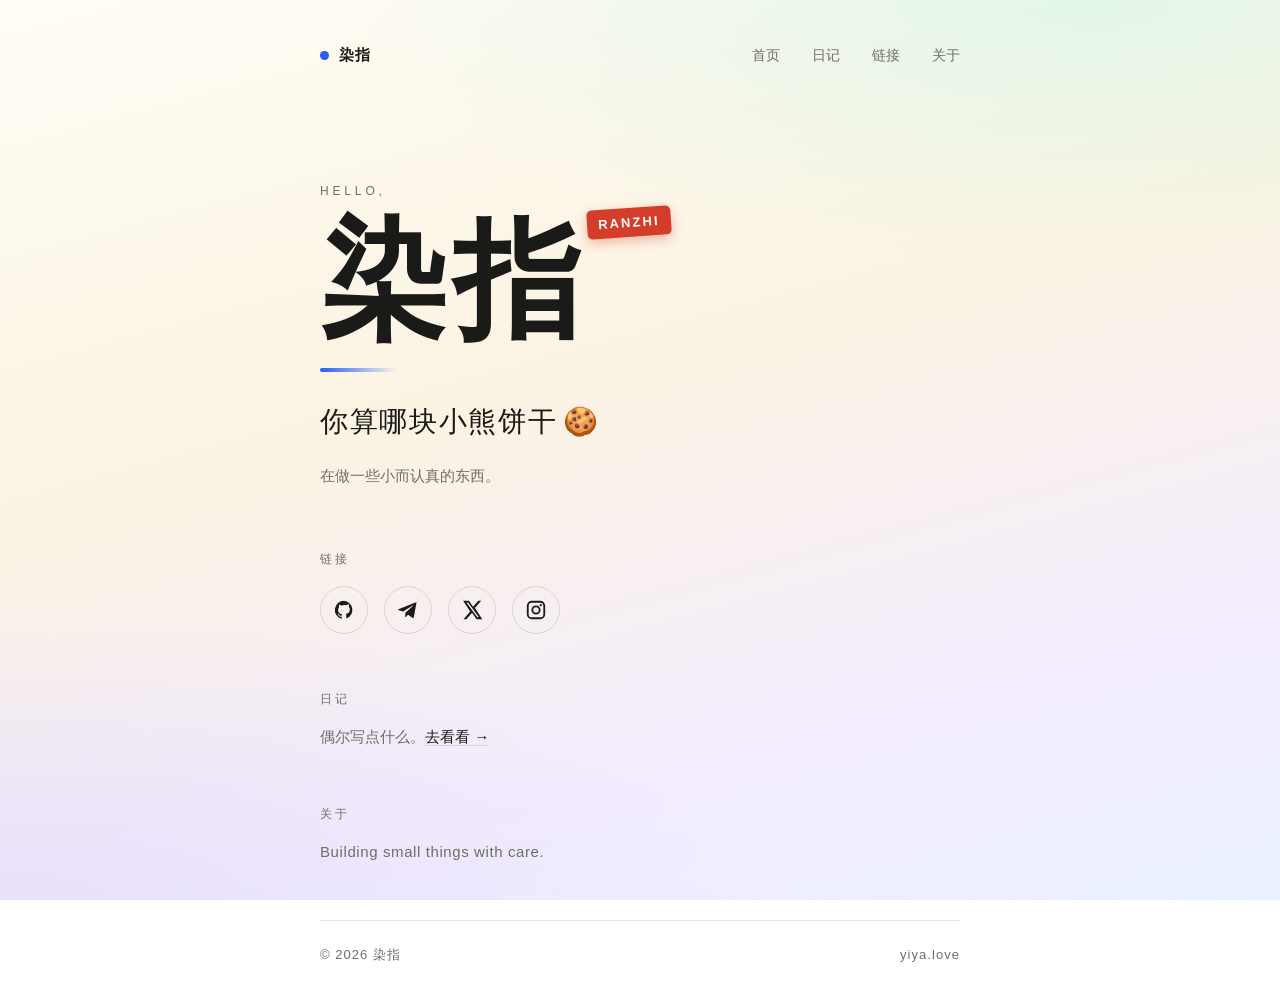
<file: index.html>
<!doctype html>
<html lang="zh-CN">
  <head>
    <meta charset="utf-8" />
    <meta name="viewport" content="width=device-width, initial-scale=1" />
    <meta name="description" content="染指的个人主页。" />
    <meta name="theme-color" content="#faf9f6" media="(prefers-color-scheme: light)" />
    <meta name="theme-color" content="#121210" media="(prefers-color-scheme: dark)" />
    <title>染指</title>
    <link rel="apple-touch-icon" sizes="180x180" href="/apple-touch-icon.png" />
    <link rel="icon" type="image/png" sizes="32x32" href="/favicon-32x32.png" />
    <link rel="icon" type="image/png" sizes="16x16" href="/favicon-16x16.png" />
    <link rel="manifest" href="/site.webmanifest" />
    <style>
/* 内联样式：与 assets/css/home.css 保持一致，避免 HTML 和 CSS 部署不同步导致排版错乱。 */
/* 染指 — 简约版
   原则：少即是多。一个强调色、大量留白、移动优先。
   亮色 / 深色都用同一套变量，只换底色和墨色。 */

:root {
  color-scheme: light dark;

  --paper: #faf9f6;
  --ink: #1a1a18;
  --muted: #6f6e68;
  --line: rgba(26, 26, 24, 0.12);
  --accent: #295cf4;
  --hover: rgba(41, 92, 244, 0.06);

  --serif: "Songti SC", "STKaiti", "KaiTi", "Noto Serif SC", serif;
  --sans: -apple-system, BlinkMacSystemFont, "PingFang SC",
    "Hiragino Sans GB", "Microsoft YaHei", sans-serif;

  --page-width: 680px;
  --space: clamp(20px, 5vw, 40px);
}

@media (prefers-color-scheme: dark) {
  :root {
    --paper: #121210;
    --ink: #f2f1ec;
    --muted: #9a9990;
    --line: rgba(242, 241, 236, 0.14);
    --accent: #7da2ff;
    --hover: rgba(125, 162, 255, 0.1);
  }
}

* { box-sizing: border-box; }

html {
  scroll-behavior: smooth;
  -webkit-text-size-adjust: 100%;
}

body {
  margin: 0;
  color: var(--ink);
  /* 网站背景：浅色渐变，暖白 → 米黄 → 淡紫蓝，整页都能看到；
     照片本身不动，只改网站背景。 */
  background:
    radial-gradient(90% 45% at 85% 0%, rgba(201, 245, 229, 0.5), transparent 65%),
    radial-gradient(90% 50% at 0% 100%, rgba(217, 209, 255, 0.45), transparent 65%),
    linear-gradient(165deg, #fffdf6 0%, #fbf3e2 42%, #f3ecff 78%, #e9f1ff 100%);
  background-attachment: fixed;
  font-family: var(--sans);
  font-size: 16px;
  line-height: 1.6;
  -webkit-font-smoothing: antialiased;
}

/* 深色模式的背景必须写在浅色 body 之后，否则会被浅色渐变盖掉，
   导致深色下文字是浅色的、背景却是浅色的，像蒙了一层。
   深色也配有背景：和浅色同一路渐变，只是换成夜色版——深蓝紫。 */
@media (prefers-color-scheme: dark) {
  body {
    background:
      radial-gradient(90% 45% at 85% 0%, rgba(64, 120, 200, 0.28), transparent 65%),
      radial-gradient(90% 50% at 0% 100%, rgba(124, 92, 255, 0.22), transparent 65%),
      linear-gradient(165deg, #1c1c30 0%, #201d33 42%, #171a28 78%, #101623 100%);
    background-attachment: fixed;
  }
}

a { color: inherit; text-decoration: none; }

a:focus-visible,
.skip-link:focus-visible {
  outline: 2px solid var(--accent);
  outline-offset: 3px;
  border-radius: 4px;
}

.skip-link {
  position: absolute;
  width: 1px;
  height: 1px;
  padding: 0;
  margin: -1px;
  overflow: hidden;
  clip: rect(0, 0, 0, 0);
  white-space: nowrap;
  border: 0;
  background: var(--ink);
  color: var(--paper);
  font-size: 14px;
  z-index: 10;
}

.skip-link:focus {
  width: auto;
  height: auto;
  padding: 8px 14px;
  margin: 0;
  overflow: visible;
  clip: auto;
  white-space: normal;
  border-radius: 8px;
  left: 16px;
  top: 12px;
}

/* ---- 布局：单列，居中，留白就是设计 ---- */

.page {
  width: 100%;
  max-width: 720px;
  min-height: 100dvh;
  margin-inline: auto;
  padding-inline: clamp(20px, 5vw, 40px);
  display: flex;
  flex-direction: column;
}

.site-header {
  display: flex;
  align-items: center;
  justify-content: space-between;
  gap: 16px;
  padding-block: clamp(24px, 5vh, 40px);
}

.brand {
  display: inline-flex;
  align-items: center;
  gap: 10px;
  font-size: 15px;
  font-weight: 600;
  letter-spacing: 0.08em;
}

.brand-dot {
  width: 9px;
  height: 9px;
  border-radius: 50%;
  background: var(--accent);
}

.site-header nav {
  display: flex;
  gap: clamp(18px, 4vw, 32px);
  font-size: 14px;
  color: var(--muted);
}

.site-header nav a { padding-block: 4px; }
.site-header nav a:hover { color: var(--ink); }

main { flex: 1; }

/* ---- 主视觉 ---- */

.hero {
  padding-block: clamp(40px, 8vh, 72px) clamp(36px, 6vh, 56px);
}

.eyebrow {
  margin: 0 0 16px;
  color: var(--muted);
  font-size: 12px;
  letter-spacing: 0.32em;
  text-transform: uppercase;
}

#site-title {
  position: relative;
  display: inline-block;
  margin: 0;
  font-family: var(--serif);
  font-size: clamp(72px, 20vw, 128px);
  font-weight: 700;
  line-height: 1;
  letter-spacing: 0.04em;
  color: var(--ink);
}

/* 笔触下划线：从蓝到透明，像一笔划过 */
#site-title::after {
  content: "";
  display: block;
  width: 76px;
  height: 4px;
  margin-top: 22px;
  border-radius: 999px;
  background: linear-gradient(90deg, var(--accent), rgba(41, 92, 244, 0));
}

/* 红色印章：英文 ranzhi，改成长方形小印，落在标题右上角 */
.seal {
  position: absolute;
  top: -10px;
  right: -84px;
  width: auto;
  height: auto;
  display: inline-block;
  padding: 8px 11px;
  background: #d43d2a;
  color: #fff;
  font-family: var(--sans);
  font-size: 13px;
  font-weight: 700;
  letter-spacing: 0.16em;
  line-height: 1;
  text-transform: uppercase;
  white-space: nowrap;
  border-radius: 5px;
  transform: rotate(-4deg);
  box-shadow: 0 4px 12px rgba(212, 61, 42, 0.35);
}

.tagline {
  margin: 28px 0 0;
  font-family: var(--serif);
  font-size: clamp(20px, 5vw, 28px);
  letter-spacing: 0.06em;
}

.tagline span {
  display: inline-block;
  margin-left: 0.2em;
}

.intro {
  margin: 20px 0 0;
  color: var(--muted);
  font-size: 15px;
}

/* ---- 链接：干净的列表行，手机上也好点 ---- */

.links { padding-block: 8px 48px; }

.section-title {
  margin: 0 0 16px;
  color: var(--muted);
  font-size: 12px;
  font-weight: 500;
  letter-spacing: 0.24em;
  text-transform: uppercase;
}

.link-list {
  display: flex;
  flex-wrap: wrap;
  gap: 16px;
  margin: 0;
  padding: 0;
  list-style: none;
}

.link-list a {
  display: grid;
  place-items: center;
  width: 48px;
  height: 48px;
  border: 1px solid var(--line);
  border-radius: 50%;
  transition: color 0.2s ease, border-color 0.2s ease,
    background-color 0.2s ease, transform 0.2s ease;
}

.link-list a:hover {
  color: var(--accent);
  border-color: var(--accent);
  background: var(--hover);
  transform: translateY(-2px);
}

.link-list svg {
  width: 22px;
  height: 22px;
  fill: currentColor;
}


/* ---- 日记 ---- */

/* 日记页专属背景：信纸条纹。主页还是浅色渐变，只有日记页用这个。 */
body.diary-page {
  background-color: #fdfcf6;
  background-image: repeating-linear-gradient(
    180deg,
    transparent 0,
    transparent 31px,
    rgba(96, 120, 180, 0.16) 31px,
    rgba(96, 120, 180, 0.16) 32px
  );
  background-attachment: scroll;
}

@media (prefers-color-scheme: dark) {
  body.diary-page {
    background-color: #141412;
    background-image: repeating-linear-gradient(
      180deg,
      transparent 0,
      transparent 31px,
      rgba(242, 241, 236, 0.09) 31px,
      rgba(242, 241, 236, 0.09) 32px
    );
  }
}

.diary-teaser { padding-block: 8px 48px; }

.diary-teaser p {
  margin: 0;
  color: var(--muted);
  font-size: 15px;
}

.diary-teaser a {
  color: var(--ink);
  border-bottom: 1px solid var(--line);
}

.diary-teaser a:hover { color: var(--accent); border-bottom-color: var(--accent); }

.diary-hero { padding-block: clamp(40px, 8vh, 72px) clamp(24px, 4vh, 40px); }

.diary-hero h1 {
  margin: 0;
  font-family: var(--serif);
  font-size: clamp(48px, 12vw, 80px);
  font-weight: 400;
  line-height: 1.1;
}

.diary-hero p {
  margin: 20px 0 0;
  color: var(--muted);
  font-size: 15px;
}

.diary-list {
  padding-block: 8px 48px;
  /* 信纸的左边红线 */
  border-left: 1px solid rgba(214, 90, 90, 0.45);
  padding-left: 20px;
}

.diary-empty {
  margin: 0;
  padding: 32px 0;
  border-top: 1px solid var(--line);
  border-bottom: 1px solid var(--line);
  color: var(--muted);
  font-size: 15px;
}

.diary-entry {
  padding-block: 28px;
  border-top: 1px solid var(--line);
}

.diary-entry:last-of-type { border-bottom: 1px solid var(--line); }

.diary-date {
  display: block;
  margin-bottom: 12px;
  color: var(--muted);
  font-size: 13px;
  letter-spacing: 0.08em;
}

.diary-entry p { margin: 0 0 12px; font-size: 16px; line-height: 1.9; }
.diary-entry p:last-child { margin-bottom: 0; }

.diary-entry figure { margin: 16px 0 0; }

.diary-entry img {
  display: block;
  width: 100%;
  height: auto;
  border-radius: 16px;
  border: 1px solid var(--line);
}

.diary-note { padding-block: 8px 56px; }
.diary-note p { margin: 0; color: var(--muted); font-size: 15px; }

/* ---- 关于 / 页脚 ---- */

.about { padding-block: 8px 56px; }

.about p {
  margin: 0;
  color: var(--muted);
  font-size: 15px;
  letter-spacing: 0.04em;
}

.site-footer {
  display: flex;
  align-items: baseline;
  justify-content: space-between;
  gap: 16px;
  flex-wrap: wrap;
  padding-block: 24px 32px;
  border-top: 1px solid var(--line);
  color: var(--muted);
  font-size: 13px;
  letter-spacing: 0.08em;
}

.site-footer p { margin: 0; }

/* ---- 入场：只有一次轻微淡入，尊重减动效 ---- */

@keyframes fade-up {
  from { opacity: 0; transform: translateY(8px); }
  to { opacity: 1; transform: translateY(0); }
}

.hero,
.links,
.about,
.diary-teaser,
.diary-hero,
.diary-list,
.diary-note {
  animation: fade-up 0.6s ease both;
}

.links { animation-delay: 0.08s; }
.about { animation-delay: 0.16s; }

/* ---- 小屏微调 ---- */

@media (max-width: 480px) {
  .site-header nav { gap: 18px; font-size: 13px; }
  .link-list { gap: 12px; }
  .link-list a { width: 44px; height: 44px; }
  .seal { top: -6px; right: -68px; padding: 6px 8px; font-size: 11px; letter-spacing: 0.12em; border-radius: 4px; }
  .site-footer { font-size: 12px; }
}

@media (prefers-reduced-motion: reduce) {
  html { scroll-behavior: auto; }
  *,
  *::before,
  *::after {
    animation-duration: 0.01ms !important;
    animation-iteration-count: 1 !important;
    transition-duration: 0.01ms !important;
  }
}

</style>
  </head>
  <body>
    <a class="skip-link" href="#links">跳到链接</a>

    <div class="page">
      <header class="site-header">
        <a class="brand" href="#top" aria-label="回到顶部">
          <span class="brand-dot" aria-hidden="true"></span>
          <span>染指</span>
        </a>
        <nav aria-label="页内导航">
          <a href="#top">首页</a>
          <a href="diary.html">日记</a>
          <a href="#links">链接</a>
          <a href="#about">关于</a>
        </nav>
      </header>

      <main id="top">
        <section class="hero" aria-labelledby="site-title">
          <p class="eyebrow">Hello,</p>
          <h1 id="site-title">染指<span class="seal" aria-hidden="true">ranzhi</span></h1>
          <p class="tagline">你算哪块小熊饼干<span aria-hidden="true">🍪</span></p>
          <p class="intro">在做一些小而认真的东西。</p>
        </section>

        <section id="links" class="links" aria-label="外部链接">
          <h2 class="section-title">链接</h2>
          <ul class="link-list">
            <li>
              <a href="https://github.com/ranzhigg" target="_blank" rel="noreferrer" aria-label="GitHub">
                <svg viewBox="0 0 24 24" aria-hidden="true"><path d="M12 2a10 10 0 0 0-3.16 19.49c.5.09.68-.21.68-.48v-1.7c-2.78.61-3.37-1.18-3.37-1.18-.46-1.16-1.11-1.47-1.11-1.47-.9-.62.07-.61.07-.61 1 .07 1.52 1.02 1.52 1.02.89 1.51 2.33 1.08 2.9.83.09-.64.35-1.08.63-1.33-2.22-.25-4.56-1.1-4.56-4.91 0-1.09.39-1.98 1.02-2.68-.1-.25-.44-1.27.1-2.65 0 0 .84-.27 2.75 1.02A9.6 9.6 0 0 1 12 6.5c.85 0 1.7.11 2.5.34 1.91-1.29 2.75-1.02 2.75-1.02.54 1.38.2 2.4.1 2.65.63.7 1.02 1.59 1.02 2.68 0 3.82-2.34 4.65-4.57 4.9.36.31.68.91.68 1.84v2.72c0 .27.18.58.69.48A10 10 0 0 0 12 2Z" /></svg>
              </a>
            </li>
            <li>
              <a href="https://t.me/ran_zhi" target="_blank" rel="noreferrer" aria-label="Telegram">
                <svg viewBox="0 0 24 24" aria-hidden="true"><path d="m21.4 3.4-3 16.2c-.23 1.15-.83 1.44-1.68.9l-4.65-3.43-2.25 2.16c-.25.25-.46.46-.94.46l.33-4.73 8.6-7.77c.38-.33-.08-.52-.58-.19L6.6 13.7l-4.56-1.43c-.99-.31-1.01-.99.21-1.47L20.1 3.9c.83-.31 1.56.2 1.3 1.5Z" /></svg>
              </a>
            </li>
            <li>
              <a href="https://x.com/ran_zhia" target="_blank" rel="noreferrer" aria-label="X">
                <svg viewBox="0 0 24 24" aria-hidden="true"><path d="M18.9 2H22l-6.78 7.75L23.2 22h-6.25l-4.9-7.1L5.84 22H2.72l7.25-8.29L2.3 2h6.4l4.43 6.45L18.9 2Zm-1.1 18h1.72L7.76 3.9H5.91L17.8 20Z" /></svg>
              </a>
            </li>
            <li>
              <a href="https://www.instagram.com/ran_zhia" target="_blank" rel="noreferrer" aria-label="Instagram">
                <svg viewBox="0 0 24 24" aria-hidden="true"><path d="M7.5 2h9A5.5 5.5 0 0 1 22 7.5v9a5.5 5.5 0 0 1-5.5 5.5h-9A5.5 5.5 0 0 1 2 16.5v-9A5.5 5.5 0 0 1 7.5 2Zm0 2A3.5 3.5 0 0 0 4 7.5v9A3.5 3.5 0 0 0 7.5 20h9a3.5 3.5 0 0 0 3.5-3.5v-9A3.5 3.5 0 0 0 16.5 4h-9Zm9.75 1.5a1.25 1.25 0 1 1 0 2.5 1.25 1.25 0 0 1 0-2.5ZM12 7a5 5 0 1 1 0 10 5 5 0 0 1 0-10Zm0 2a3 3 0 1 0 0 6 3 3 0 0 0 0-6Z" /></svg>
              </a>
            </li>
          </ul>
        </section>


        <section class="diary-teaser" aria-label="日记">
          <h2 class="section-title">日记</h2>
          <p>偶尔写点什么。<a href="diary.html">去看看 →</a></p>
        </section>

        <section id="about" class="about" aria-label="关于">
          <h2 class="section-title">关于</h2>
          <p>Building small things with care.</p>
        </section>
      </main>

      <footer class="site-footer">
        <p>© <span id="year"></span> 染指</p>
        <p>yiya.love</p>
      </footer>
    </div>

    <script>
(() => {
  const year = document.querySelector("#year");
  if (year) year.textContent = String(new Date().getFullYear());
})();

</script>
  </body>
</html>
</file>
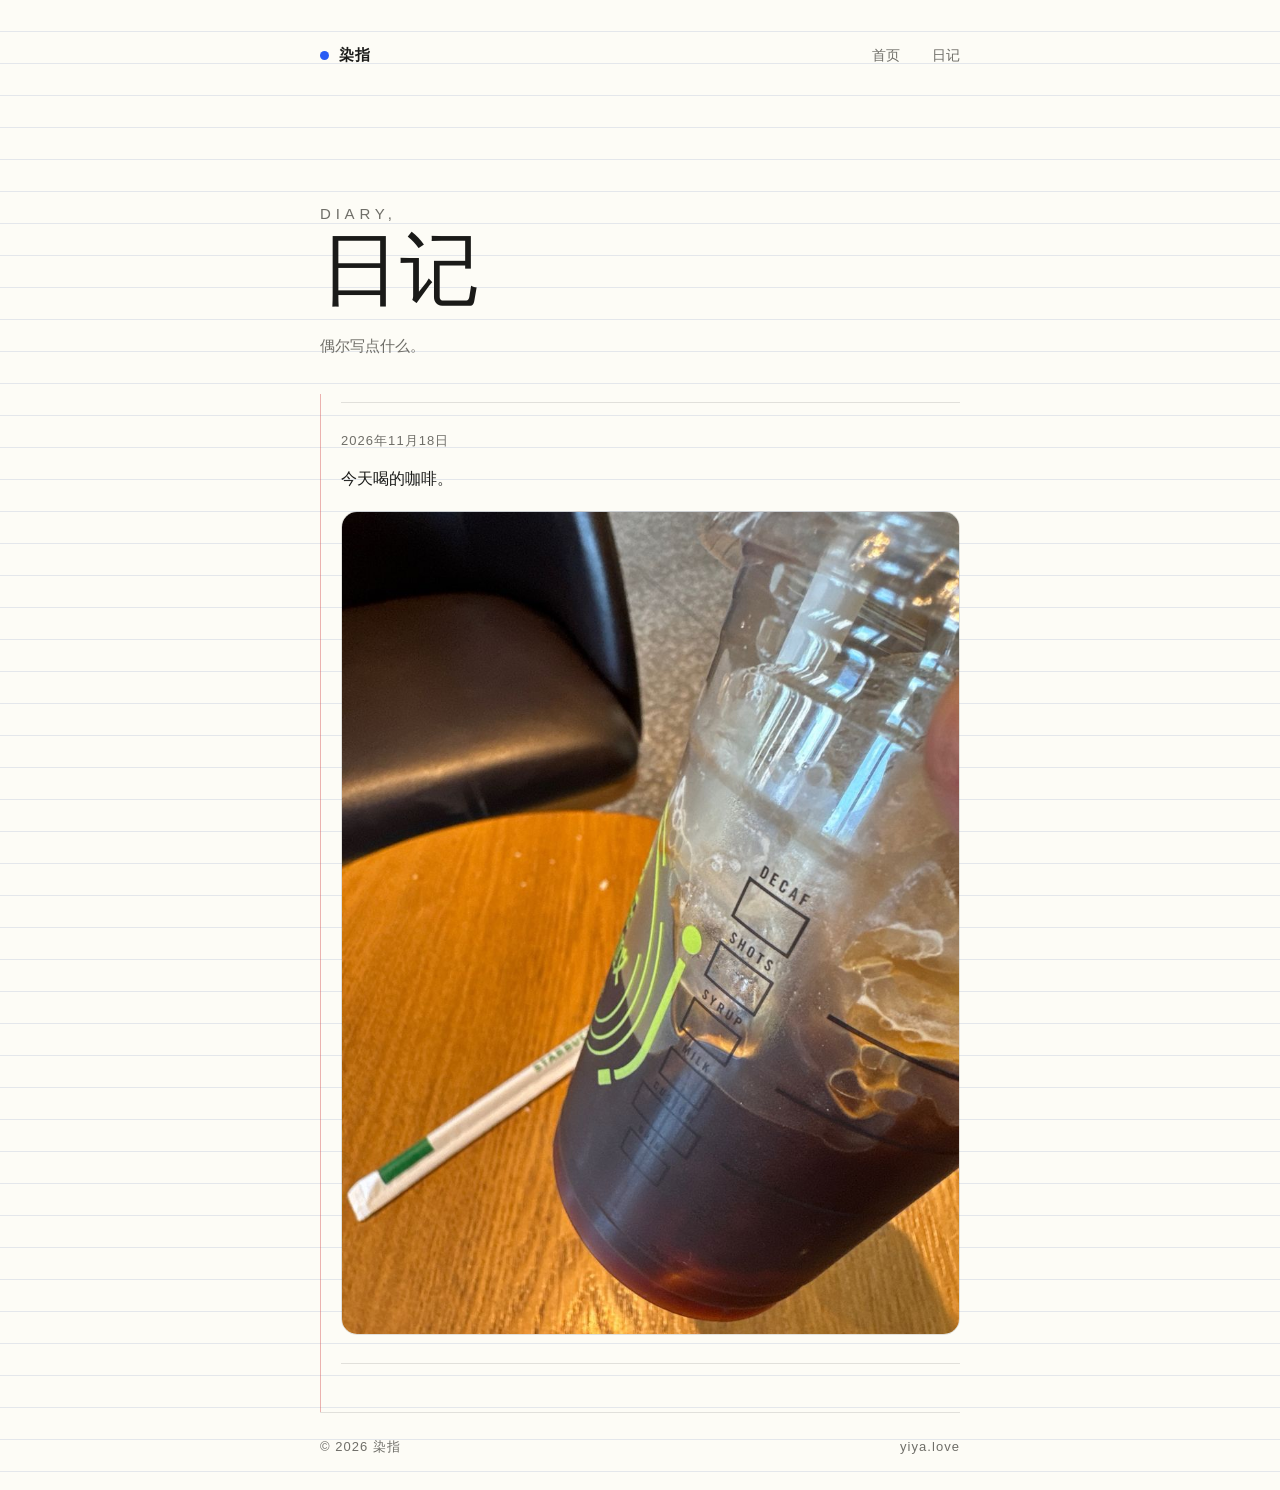
<file: diary.html>
<!doctype html>
<html lang="zh-CN">
  <head>
    <meta charset="utf-8" />
    <meta name="viewport" content="width=device-width, initial-scale=1" />
    <meta name="description" content="染指的日记，偶尔写点什么。" />
    <meta name="theme-color" content="#faf9f6" media="(prefers-color-scheme: light)" />
    <meta name="theme-color" content="#121210" media="(prefers-color-scheme: dark)" />
    <title>日记 · 染指</title>
    <link rel="apple-touch-icon" sizes="180x180" href="/apple-touch-icon.png" />
    <link rel="icon" type="image/png" sizes="32x32" href="/favicon-32x32.png" />
    <link rel="icon" type="image/png" sizes="16x16" href="/favicon-16x16.png" />
    <link rel="manifest" href="/site.webmanifest" />
    <style>
/* 内联样式：与 assets/css/home.css 保持一致，避免 HTML 和 CSS 部署不同步导致排版错乱。 */
/* 染指 — 简约版
   原则：少即是多。一个强调色、大量留白、移动优先。
   亮色 / 深色都用同一套变量，只换底色和墨色。 */

:root {
  color-scheme: light dark;

  --paper: #faf9f6;
  --ink: #1a1a18;
  --muted: #6f6e68;
  --line: rgba(26, 26, 24, 0.12);
  --accent: #295cf4;
  --hover: rgba(41, 92, 244, 0.06);

  --serif: "Songti SC", "STKaiti", "KaiTi", "Noto Serif SC", serif;
  --sans: -apple-system, BlinkMacSystemFont, "PingFang SC",
    "Hiragino Sans GB", "Microsoft YaHei", sans-serif;

  --page-width: 680px;
  --space: clamp(20px, 5vw, 40px);
}

@media (prefers-color-scheme: dark) {
  :root {
    --paper: #121210;
    --ink: #f2f1ec;
    --muted: #9a9990;
    --line: rgba(242, 241, 236, 0.14);
    --accent: #7da2ff;
    --hover: rgba(125, 162, 255, 0.1);
  }
}

* { box-sizing: border-box; }

html {
  scroll-behavior: smooth;
  -webkit-text-size-adjust: 100%;
}

body {
  margin: 0;
  color: var(--ink);
  /* 网站背景：浅色渐变，暖白 → 米黄 → 淡紫蓝，整页都能看到；
     照片本身不动，只改网站背景。 */
  background:
    radial-gradient(90% 45% at 85% 0%, rgba(201, 245, 229, 0.5), transparent 65%),
    radial-gradient(90% 50% at 0% 100%, rgba(217, 209, 255, 0.45), transparent 65%),
    linear-gradient(165deg, #fffdf6 0%, #fbf3e2 42%, #f3ecff 78%, #e9f1ff 100%);
  background-attachment: fixed;
  font-family: var(--sans);
  font-size: 16px;
  line-height: 1.6;
  -webkit-font-smoothing: antialiased;
}

/* 深色模式的背景必须写在浅色 body 之后，否则会被浅色渐变盖掉，
   导致深色下文字是浅色的、背景却是浅色的，像蒙了一层。
   深色也配有背景：和浅色同一路渐变，只是换成夜色版——深蓝紫。 */
@media (prefers-color-scheme: dark) {
  body {
    background:
      radial-gradient(90% 45% at 85% 0%, rgba(64, 120, 200, 0.28), transparent 65%),
      radial-gradient(90% 50% at 0% 100%, rgba(124, 92, 255, 0.22), transparent 65%),
      linear-gradient(165deg, #1c1c30 0%, #201d33 42%, #171a28 78%, #101623 100%);
    background-attachment: fixed;
  }
}

a { color: inherit; text-decoration: none; }

a:focus-visible,
.skip-link:focus-visible {
  outline: 2px solid var(--accent);
  outline-offset: 3px;
  border-radius: 4px;
}

.skip-link {
  position: absolute;
  width: 1px;
  height: 1px;
  padding: 0;
  margin: -1px;
  overflow: hidden;
  clip: rect(0, 0, 0, 0);
  white-space: nowrap;
  border: 0;
  background: var(--ink);
  color: var(--paper);
  font-size: 14px;
  z-index: 10;
}

.skip-link:focus {
  width: auto;
  height: auto;
  padding: 8px 14px;
  margin: 0;
  overflow: visible;
  clip: auto;
  white-space: normal;
  border-radius: 8px;
  left: 16px;
  top: 12px;
}

/* ---- 布局：单列，居中，留白就是设计 ---- */

.page {
  width: 100%;
  max-width: 720px;
  min-height: 100dvh;
  margin-inline: auto;
  padding-inline: clamp(20px, 5vw, 40px);
  display: flex;
  flex-direction: column;
}

.site-header {
  display: flex;
  align-items: center;
  justify-content: space-between;
  gap: 16px;
  padding-block: clamp(24px, 5vh, 40px);
}

.brand {
  display: inline-flex;
  align-items: center;
  gap: 10px;
  font-size: 15px;
  font-weight: 600;
  letter-spacing: 0.08em;
}

.brand-dot {
  width: 9px;
  height: 9px;
  border-radius: 50%;
  background: var(--accent);
}

.site-header nav {
  display: flex;
  gap: clamp(18px, 4vw, 32px);
  font-size: 14px;
  color: var(--muted);
}

.site-header nav a { padding-block: 4px; }
.site-header nav a:hover { color: var(--ink); }

main { flex: 1; }

/* ---- 主视觉 ---- */

.hero {
  padding-block: clamp(40px, 8vh, 72px) clamp(36px, 6vh, 56px);
}

.eyebrow {
  margin: 0 0 16px;
  color: var(--muted);
  font-size: 12px;
  letter-spacing: 0.32em;
  text-transform: uppercase;
}

#site-title {
  position: relative;
  display: inline-block;
  margin: 0;
  font-family: var(--serif);
  font-size: clamp(72px, 20vw, 128px);
  font-weight: 700;
  line-height: 1;
  letter-spacing: 0.04em;
  color: var(--ink);
}

/* 笔触下划线：从蓝到透明，像一笔划过 */
#site-title::after {
  content: "";
  display: block;
  width: 76px;
  height: 4px;
  margin-top: 22px;
  border-radius: 999px;
  background: linear-gradient(90deg, var(--accent), rgba(41, 92, 244, 0));
}

/* 红色印章：英文 ranzhi，改成长方形小印，落在标题右上角 */
.seal {
  position: absolute;
  top: -10px;
  right: -84px;
  width: auto;
  height: auto;
  display: inline-block;
  padding: 8px 11px;
  background: #d43d2a;
  color: #fff;
  font-family: var(--sans);
  font-size: 13px;
  font-weight: 700;
  letter-spacing: 0.16em;
  line-height: 1;
  text-transform: uppercase;
  white-space: nowrap;
  border-radius: 5px;
  transform: rotate(-4deg);
  box-shadow: 0 4px 12px rgba(212, 61, 42, 0.35);
}

.tagline {
  margin: 28px 0 0;
  font-family: var(--serif);
  font-size: clamp(20px, 5vw, 28px);
  letter-spacing: 0.06em;
}

.tagline span {
  display: inline-block;
  margin-left: 0.2em;
}

.intro {
  margin: 20px 0 0;
  color: var(--muted);
  font-size: 15px;
}

/* ---- 链接：干净的列表行，手机上也好点 ---- */

.links { padding-block: 8px 48px; }

.section-title {
  margin: 0 0 16px;
  color: var(--muted);
  font-size: 12px;
  font-weight: 500;
  letter-spacing: 0.24em;
  text-transform: uppercase;
}

.link-list {
  display: flex;
  flex-wrap: wrap;
  gap: 16px;
  margin: 0;
  padding: 0;
  list-style: none;
}

.link-list a {
  display: grid;
  place-items: center;
  width: 48px;
  height: 48px;
  border: 1px solid var(--line);
  border-radius: 50%;
  transition: color 0.2s ease, border-color 0.2s ease,
    background-color 0.2s ease, transform 0.2s ease;
}

.link-list a:hover {
  color: var(--accent);
  border-color: var(--accent);
  background: var(--hover);
  transform: translateY(-2px);
}

.link-list svg {
  width: 22px;
  height: 22px;
  fill: currentColor;
}


/* ---- 日记 ---- */

/* 日记页专属背景：信纸条纹。主页还是浅色渐变，只有日记页用这个。 */
body.diary-page {
  background-color: #fdfcf6;
  background-image: repeating-linear-gradient(
    180deg,
    transparent 0,
    transparent 31px,
    rgba(96, 120, 180, 0.16) 31px,
    rgba(96, 120, 180, 0.16) 32px
  );
  background-attachment: scroll;
}

@media (prefers-color-scheme: dark) {
  body.diary-page {
    background-color: #141412;
    background-image: repeating-linear-gradient(
      180deg,
      transparent 0,
      transparent 31px,
      rgba(242, 241, 236, 0.09) 31px,
      rgba(242, 241, 236, 0.09) 32px
    );
  }
}

.diary-teaser { padding-block: 8px 48px; }

.diary-teaser p {
  margin: 0;
  color: var(--muted);
  font-size: 15px;
}

.diary-teaser a {
  color: var(--ink);
  border-bottom: 1px solid var(--line);
}

.diary-teaser a:hover { color: var(--accent); border-bottom-color: var(--accent); }

.diary-hero { padding-block: clamp(40px, 8vh, 72px) clamp(24px, 4vh, 40px); }

.diary-hero h1 {
  margin: 0;
  font-family: var(--serif);
  font-size: clamp(48px, 12vw, 80px);
  font-weight: 400;
  line-height: 1.1;
}

.diary-hero p {
  margin: 20px 0 0;
  color: var(--muted);
  font-size: 15px;
}

.diary-list {
  padding-block: 8px 48px;
  /* 信纸的左边红线 */
  border-left: 1px solid rgba(214, 90, 90, 0.45);
  padding-left: 20px;
}

.diary-empty {
  margin: 0;
  padding: 32px 0;
  border-top: 1px solid var(--line);
  border-bottom: 1px solid var(--line);
  color: var(--muted);
  font-size: 15px;
}

.diary-entry {
  padding-block: 28px;
  border-top: 1px solid var(--line);
}

.diary-entry:last-of-type { border-bottom: 1px solid var(--line); }

.diary-date {
  display: block;
  margin-bottom: 12px;
  color: var(--muted);
  font-size: 13px;
  letter-spacing: 0.08em;
}

.diary-entry p { margin: 0 0 12px; font-size: 16px; line-height: 1.9; }
.diary-entry p:last-child { margin-bottom: 0; }

.diary-entry figure { margin: 16px 0 0; }

.diary-entry img {
  display: block;
  width: 100%;
  height: auto;
  border-radius: 16px;
  border: 1px solid var(--line);
}

.diary-note { padding-block: 8px 56px; }
.diary-note p { margin: 0; color: var(--muted); font-size: 15px; }

/* ---- 关于 / 页脚 ---- */

.about { padding-block: 8px 56px; }

.about p {
  margin: 0;
  color: var(--muted);
  font-size: 15px;
  letter-spacing: 0.04em;
}

.site-footer {
  display: flex;
  align-items: baseline;
  justify-content: space-between;
  gap: 16px;
  flex-wrap: wrap;
  padding-block: 24px 32px;
  border-top: 1px solid var(--line);
  color: var(--muted);
  font-size: 13px;
  letter-spacing: 0.08em;
}

.site-footer p { margin: 0; }

/* ---- 入场：只有一次轻微淡入，尊重减动效 ---- */

@keyframes fade-up {
  from { opacity: 0; transform: translateY(8px); }
  to { opacity: 1; transform: translateY(0); }
}

.hero,
.links,
.about,
.diary-teaser,
.diary-hero,
.diary-list,
.diary-note {
  animation: fade-up 0.6s ease both;
}

.links { animation-delay: 0.08s; }
.about { animation-delay: 0.16s; }

/* ---- 小屏微调 ---- */

@media (max-width: 480px) {
  .site-header nav { gap: 18px; font-size: 13px; }
  .link-list { gap: 12px; }
  .link-list a { width: 44px; height: 44px; }
  .seal { top: -6px; right: -68px; padding: 6px 8px; font-size: 11px; letter-spacing: 0.12em; border-radius: 4px; }
  .site-footer { font-size: 12px; }
}

@media (prefers-reduced-motion: reduce) {
  html { scroll-behavior: auto; }
  *,
  *::before,
  *::after {
    animation-duration: 0.01ms !important;
    animation-iteration-count: 1 !important;
    transition-duration: 0.01ms !important;
  }
}

</style>
  </head>
  <body class="diary-page">
    <a class="skip-link" href="#diary">跳到日记</a>

    <div class="page">
      <header class="site-header">
        <a class="brand" href="index.html" aria-label="回到首页">
          <span class="brand-dot" aria-hidden="true"></span>
          <span>染指</span>
        </a>
        <nav aria-label="页内导航">
          <a href="index.html">首页</a>
          <a href="diary.html" aria-current="page">日记</a>
        </nav>
      </header>

      <main>
        <section class="diary-hero" aria-labelledby="diary-title">
          <p class="eyebrow">Diary,</p>
          <h1 id="diary-title">日记</h1>
          <p>偶尔写点什么。</p>
        </section>

        <section id="diary" class="diary-list" aria-label="日记列表">
          <article class="diary-entry">
            <time class="diary-date" datetime="2026-11-18">2026年11月18日</time>
            <p>今天喝的咖啡。</p>
            <figure>
              <img src="[data-uri]" alt="今天喝的冰咖啡" loading="lazy" />
            </figure>
          </article>

          <!--
            加一篇日记：把上面那段 diary-empty 删掉，
            在这里复制下面这段，填上日期和文字，新的放最上面。

            <article class="diary-entry">
              <time class="diary-date" datetime="2026-11-18">2026年11月18日</time>
              <p>今天写点什么……</p>
            </article>
          -->
        </section>

      </main>

      <footer class="site-footer">
        <p>© <span id="year"></span> 染指</p>
        <p>yiya.love</p>
      </footer>
    </div>

    <script>
(() => {
  const year = document.querySelector("#year");
  if (year) year.textContent = String(new Date().getFullYear());
})();
</script>
  </body>
</html>
</file>
